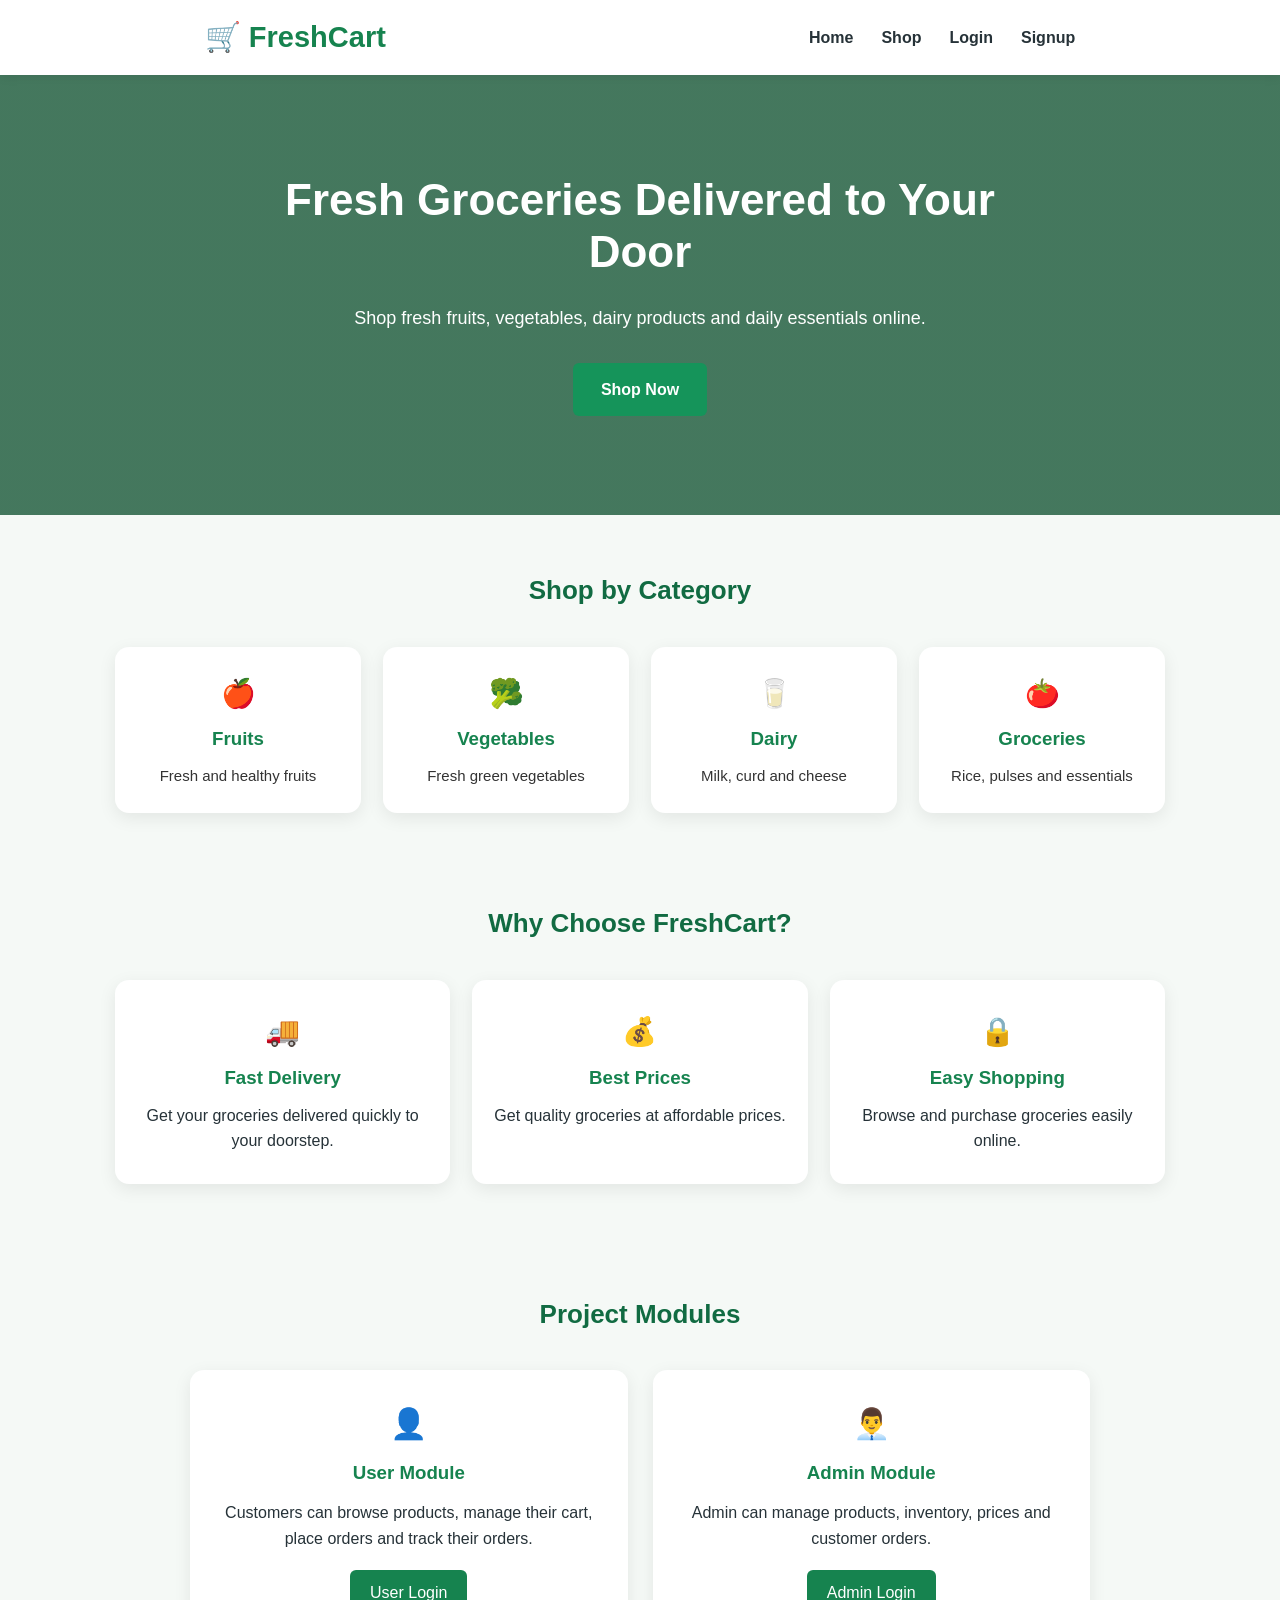
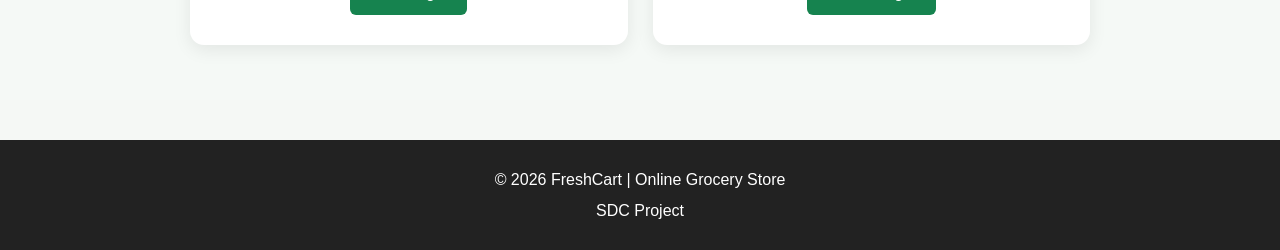
<file: index.html>
<!DOCTYPE html>
<html lang="en">
<head>
    <meta charset="UTF-8">
    <meta name="viewport" content="width=device-width, initial-scale=1.0">

    <title>FreshCart - Online Grocery Store</title>

    <link rel="stylesheet" href="style.css">
</head>

<body>

<!-- ================= NAVBAR ================= -->

<header class="home-navbar">

    <div class="home-logo">
        🛒 FreshCart
    </div>

    <nav class="home-nav">
        <a href="index.html">Home</a>
        <a href="user.html">Shop</a>
        <a href="login.html">Login</a>
        <a href="signup.html">Signup</a>
    </nav>

</header>


<!-- ================= HERO ================= -->

<section class="home-hero">

    <div class="hero-overlay">

        <h1>Fresh Groceries Delivered to Your Door</h1>

        <p>
            Shop fresh fruits, vegetables, dairy products and daily essentials online.
        </p>

        <a href="user.html" class="shop-now-btn">
            Shop Now
        </a>

    </div>

</section>


<!-- ================= CATEGORY ================= -->

<section class="home-section">

    <h2>Shop by Category</h2>

    <div class="home-category-grid">

        <div class="home-category-card">
            <div class="category-icon">🍎</div>
            <h3>Fruits</h3>
            <p>Fresh and healthy fruits</p>
        </div>

        <div class="home-category-card">
            <div class="category-icon">🥦</div>
            <h3>Vegetables</h3>
            <p>Fresh green vegetables</p>
        </div>

        <div class="home-category-card">
            <div class="category-icon">🥛</div>
            <h3>Dairy</h3>
            <p>Milk, curd and cheese</p>
        </div>

        <div class="home-category-card">
            <div class="category-icon">🍅</div>
            <h3>Groceries</h3>
            <p>Rice, pulses and essentials</p>
        </div>

    </div>

</section>


<!-- ================= WHY CHOOSE ================= -->

<section class="home-section why-section">

    <h2>Why Choose FreshCart?</h2>

    <div class="home-feature-grid">

        <div class="home-feature-card">

            <div class="feature-icon">🚚</div>

            <h3>Fast Delivery</h3>

            <p>
                Get your groceries delivered quickly to your doorstep.
            </p>

        </div>


        <div class="home-feature-card">

            <div class="feature-icon">💰</div>

            <h3>Best Prices</h3>

            <p>
                Get quality groceries at affordable prices.
            </p>

        </div>


        <div class="home-feature-card">

            <div class="feature-icon">🔒</div>

            <h3>Easy Shopping</h3>

            <p>
                Browse and purchase groceries easily online.
            </p>

        </div>

    </div>

</section>


<!-- ================= PROJECT MODULES ================= -->

<section class="home-section">

    <h2>Project Modules</h2>

    <div class="home-module-grid">

        <div class="home-module-card">

            <div class="module-icon">👤</div>

            <h3>User Module</h3>

            <p>
                Customers can browse products, manage their cart,
                place orders and track their orders.
            </p>

            <a href="login.html">User Login</a>

        </div>


        <div class="home-module-card">

            <div class="module-icon">👨‍💼</div>

            <h3>Admin Module</h3>

            <p>
                Admin can manage products, inventory, prices
                and customer orders.
            </p>

            <a href="login.html">Admin Login</a>

        </div>

    </div>

</section>


<!-- ================= FOOTER ================= -->

<footer class="home-footer">

    <p>© 2026 FreshCart | Online Grocery Store</p>

    <p>SDC Project</p>

</footer>


</body>
</html>
</file>
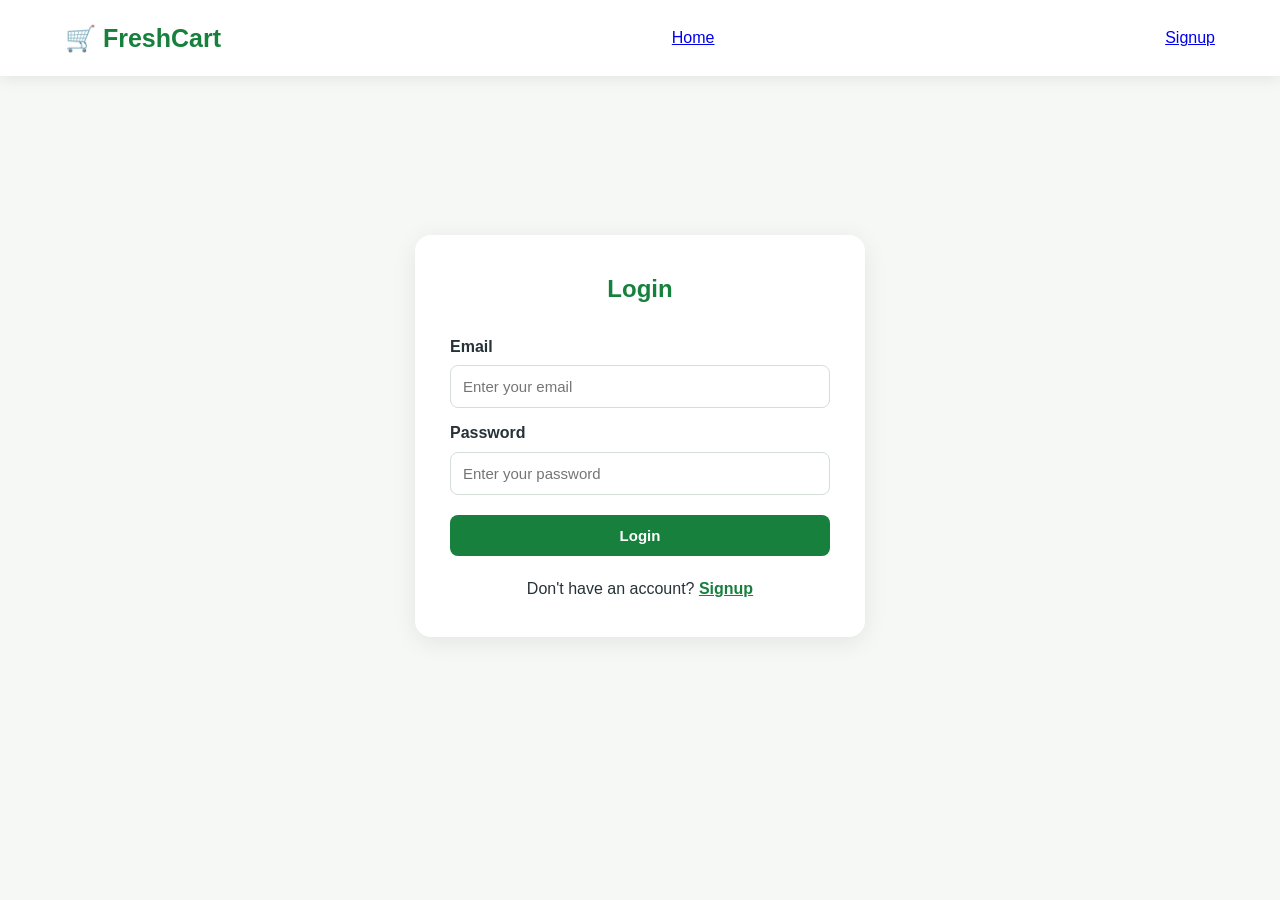
<file: admin.html>
<!DOCTYPE html>
<html lang="en">
<head>
    <meta charset="UTF-8">
    <meta name="viewport" content="width=device-width, initial-scale=1.0">

    <title>Admin Dashboard - FreshCart</title>

    <link rel="stylesheet" href="style.css">
</head>
<body>

    <!-- Admin Navigation -->
    <header>
        <nav class="navbar">

            <h1>🛒 FreshCart Admin</h1>

            <div class="nav-links">

                <a href="index.html">Home</a>
                <a href="#dashboard">Dashboard</a>
                <a href="#products">Products</a>
                <a href="#orders">Orders</a>

                <button id="adminLogoutBtn">
                    Logout
                </button>

            </div>
 
        </nav>
    </header>

    <!-- Dashboard -->
    <section id="dashboard" class="dashboard-section">

        <h2>Admin Dashboard</h2>

        <div class="dashboard-cards">

            <div class="dashboard-card">
                <h3>Total Products</h3>
                <p id="totalProducts">0</p>
            </div>

            <div class="dashboard-card">
                <h3>Total Orders</h3>
                <p id="totalOrders">0</p>
            </div>

            <div class="dashboard-card">
                <h3>Total Users</h3>
                <p id="totalUsers">0</p>
            </div>

        </div>

    </section>

    <!-- Add Product -->
    <section id="products" class="admin-section">

        <h2>Manage Products</h2>

        <form id="productForm">

            <label for="productName">Product Name</label>

            <input
                type="text"
                id="productName"
                placeholder="Enter product name"
                required
            >

            <label for="productPrice">Price</label>

            <input
                type="number"
                id="productPrice"
                placeholder="Enter price"
                min="0"
                required
            >

            <label for="productStock">Stock</label>

            <input
                type="number"
                id="productStock"
                placeholder="Enter stock quantity"
                min="0"
                required
            >

            <label for="productCategory">Category</label>

            <select id="productCategory" required>

                <option value="">Select Category</option>
                <option value="Fruits">Fruits</option>
                <option value="Vegetables">Vegetables</option>
                <option value="Dairy">Dairy</option>
                <option value="Groceries">Groceries</option>

            </select>

            <button type="submit" class="btn">
                Add Product
            </button>

        </form>

        <!-- Product List -->
        <div id="adminProductList">

            <h3>Product List</h3>

            <p>No products added yet.</p>

        </div>

    </section>

    <!-- Orders -->
    <section id="orders" class="admin-section">

        <h2>Manage Orders</h2>

        <div id="adminOrders">

            <p>No orders available.</p>

        </div>

    </section>

    <!-- Footer -->
    <footer>

        <p>© 2026 FreshCart | Admin Panel</p>

    </footer>

    <script src="script.js"></script>

</body>
</html>
</file>
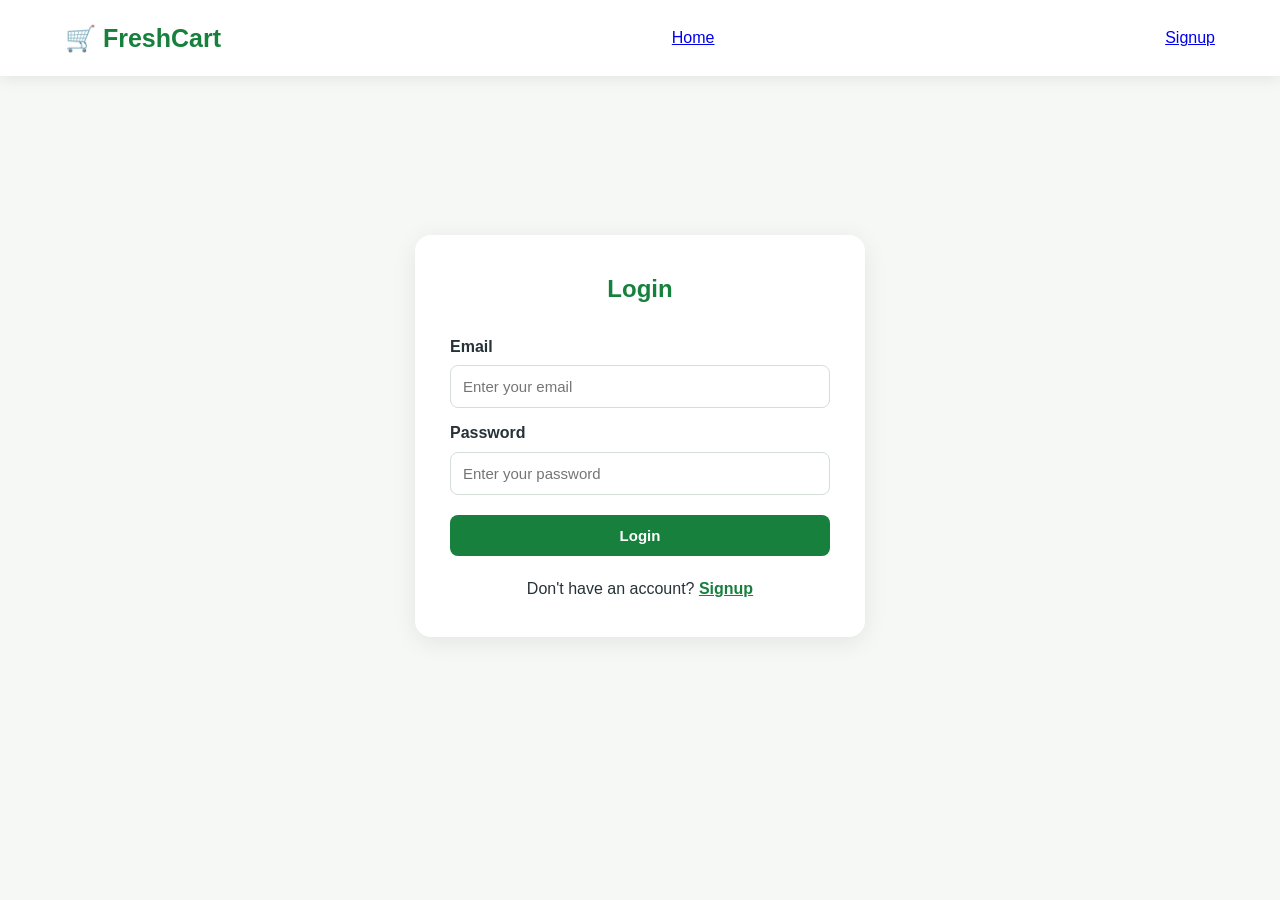
<file: login.html>
<!DOCTYPE html>
<html lang="en">
<head>
    <meta charset="UTF-8">
    <meta name="viewport" content="width=device-width, initial-scale=1.0">

    <title>Login - FreshCart</title>

    <link rel="stylesheet" href="style.css">
</head>
<body>

    <header>
        <nav class="navbar">
            <h1>🛒 FreshCart</h1>

            <a href="index.html">Home</a>
            <a href="signup.html">Signup</a>
        </nav>
    </header>

    <!-- Login Form -->
    <section class="form-section">

        <div class="form-container">

            <h2>Login</h2>

            <form id="loginForm">

                <label for="loginEmail">Email</label>

                <input
                    type="email"
                    id="loginEmail"
                    placeholder="Enter your email"
                    required
                >

                <label for="loginPassword">Password</label>

                <input
                    type="password"
                    id="loginPassword"
                    placeholder="Enter your password"
                    required
                >

                <button type="submit" class="btn">
                    Login
                </button>

            </form>

            <p>
                Don't have an account?
                <a href="signup.html">Signup</a>
            </p>

        </div>

    </section>

    <script src="script.js"></script>

</body>
</html>
</file>
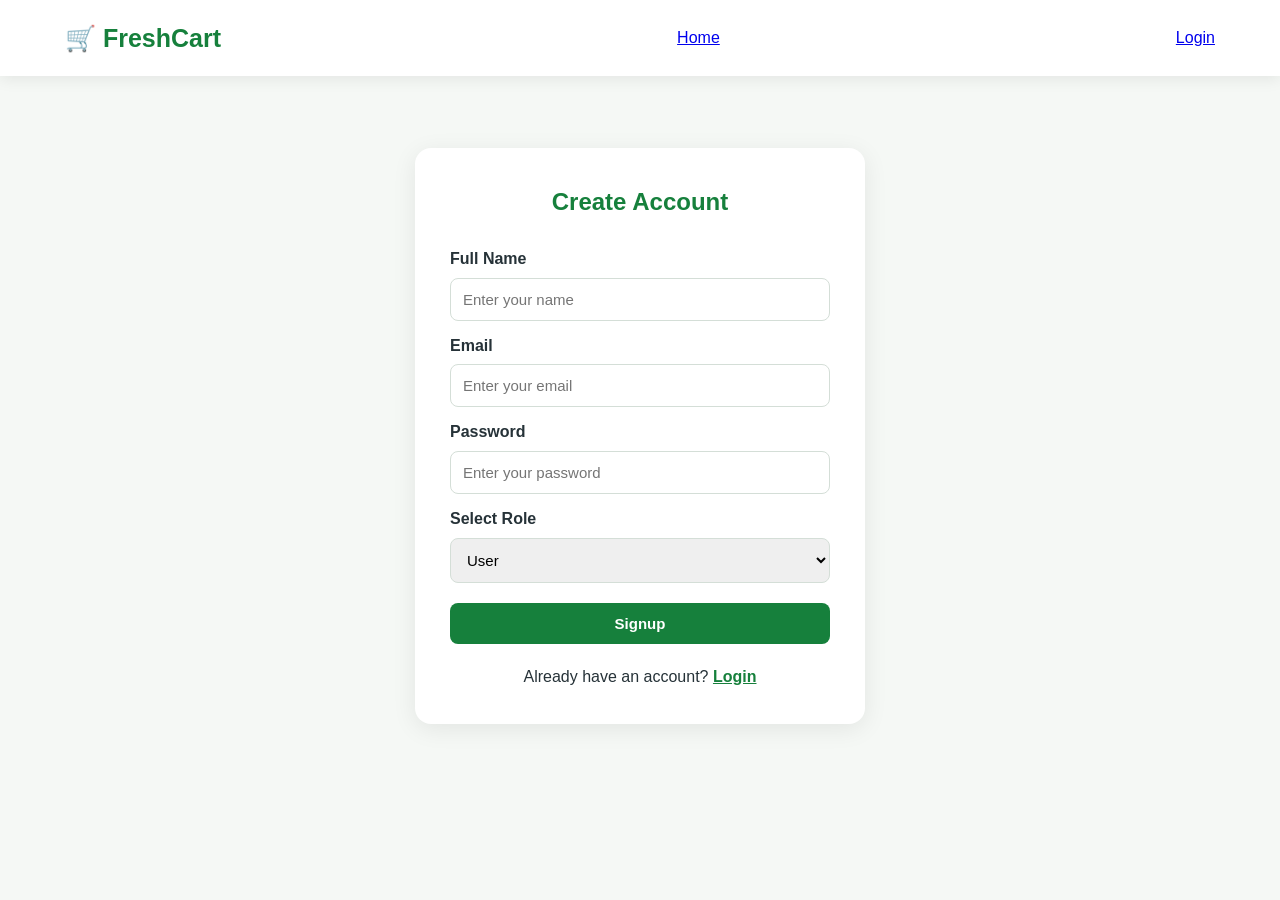
<file: signup.html>
<!DOCTYPE html>
<html lang="en">
<head>
    <meta charset="UTF-8">
    <meta name="viewport" content="width=device-width, initial-scale=1.0">

    <title>Signup - FreshCart</title>

    <link rel="stylesheet" href="style.css">
</head>
<body>

    <header>
        <nav class="navbar">
            <h1>🛒 FreshCart</h1>

            <a href="index.html">Home</a>
            <a href="login.html">Login</a>
        </nav>
    </header>

    <!-- Signup Form -->
    <section class="form-section">

        <div class="form-container">

            <h2>Create Account</h2>

            <form id="signupForm">

                <label for="name">Full Name</label>
                <input
                    type="text"
                    id="name"
                    placeholder="Enter your name"
                    required
                >

                <label for="email">Email</label>
                <input
                    type="email"
                    id="email"
                    placeholder="Enter your email"
                    required
                >

                <label for="password">Password</label>
                <input
                    type="password"
                    id="password"
                    placeholder="Enter your password"
                    required
                >

                <label for="role">Select Role</label>

                <select id="role" required>
                    <option value="user">User</option>
                    <option value="admin">Admin</option>
                </select>

                <button type="submit" class="btn">
                    Signup
                </button>

            </form>

            <p>
                Already have an account?
                <a href="login.html">Login</a>
            </p>

        </div>

    </section>

    <script src="script.js"></script>

</body>
</html>
</file>
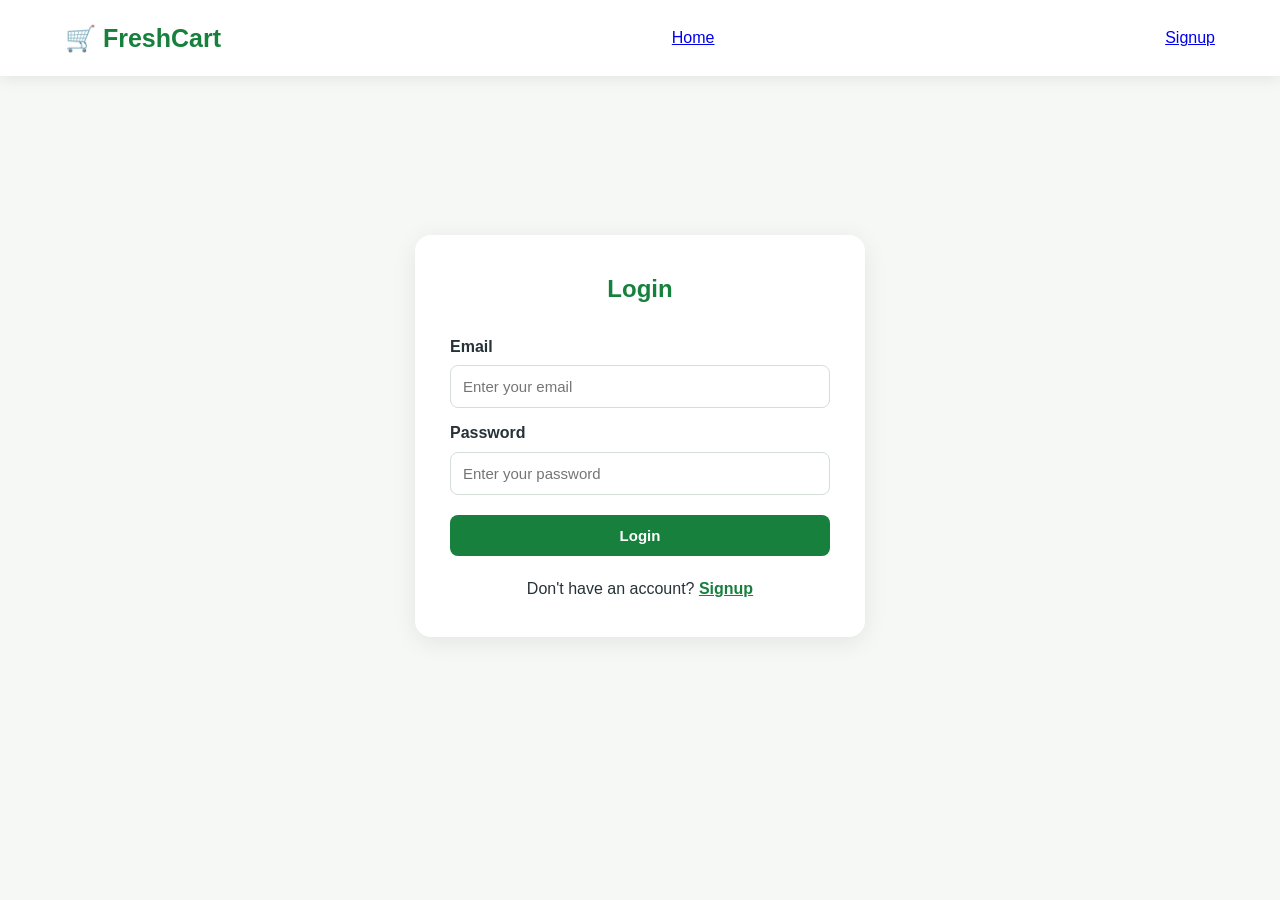
<file: user.html>
<!DOCTYPE html>
<html lang="en">
<head>
    <meta charset="UTF-8">
    <meta name="viewport" content="width=device-width, initial-scale=1.0">

    <title>User Dashboard - FreshCart</title>

    <link rel="stylesheet" href="style.css">
</head>
<body>

    <!-- Navigation -->
    <header>
        <nav class="navbar">

            <h1>🛒 FreshCart</h1>

            <div class="nav-links">
                <a href="index.html">Home</a>
                <a href="#products">Products</a>
                <a href="#cart">Cart 🛒</a>
                <button id="logoutBtn">Logout</button>
            </div>

        </nav>
    </header>

    <!-- Welcome -->
    <section class="welcome">

        <h2>Welcome to FreshCart!</h2>

        <p>Shop your daily groceries online.</p>

    </section>

    <!-- Search -->
    <section class="search-section">

        <input
            type="text"
            id="searchInput"
            placeholder="Search groceries..."
        >

    </section>

    <!-- Product Section -->
    <section id="products" class="products-section">

        <h2>Available Products</h2>

        <div id="productContainer" class="product-container">

            <div class="product-card">

                <img
                    src="https://placehold.co/300x200?text=Apples"
                    alt="Apples"
                >

                <h3>Fresh Apples</h3>

                <p>₹120 / kg</p>

                <button
                    class="btn add-to-cart"
                    data-name="Fresh Apples"
                    data-price="120"
                >
                    Add to Cart
                </button>

            </div>

            <div class="product-card">

                <img
                    src="https://placehold.co/300x200?text=Tomatoes"
                    alt="Tomatoes"
                >

                <h3>Tomatoes</h3>

                <p>₹40 / kg</p>

                <button
                    class="btn add-to-cart"
                    data-name="Tomatoes"
                    data-price="40"
                >
                    Add to Cart
                </button>

            </div>

            <div class="product-card">

                <img
                    src="https://placehold.co/300x200?text=Milk"
                    alt="Milk"
                >

                <h3>Fresh Milk</h3>

                <p>₹60 / litre</p>

                <button
                    class="btn add-to-cart"
                    data-name="Fresh Milk"
                    data-price="60"
                >
                    Add to Cart
                </button>

            </div>

            <div class="product-card">

                <img
                    src="https://placehold.co/300x200?text=Rice"
                    alt="Rice"
                >

                <h3>Rice</h3>

                <p>₹70 / kg</p>

                <button
                    class="btn add-to-cart"
                    data-name="Rice"
                    data-price="70"
                >
                    Add to Cart
                </button>

            </div>

        </div>

    </section>

    <!-- Cart Section -->
    <section id="cart" class="cart-section">

        <h2>Your Cart</h2>

        <div id="cartContainer">

            <p>Your cart is empty.</p>

        </div>

        <h3>
            Total: ₹<span id="cartTotal">0</span>
        </h3>

        <button id="checkoutBtn" class="btn">
            Checkout
        </button>

    </section>

    <!-- Footer -->
    <footer>

        <p>© 2026 FreshCart</p>

    </footer>

    <script src="script.js"></script>

</body>
</html>
</file>
<file: style.css>
/* =========================================
   FRESHCART - ONLINE GROCERY STORE
   PREMIUM CSS DESIGN
========================================= */

/* ---------- RESET ---------- */

* {
    margin: 0;
    padding: 0;
    box-sizing: border-box;
}

html {
    scroll-behavior: smooth;
}

body {
    font-family: Arial, sans-serif;
    background: #f5f8f5;
    color: #263238;
    line-height: 1.6;
}

/* ---------- NAVBAR ---------- */

header {
    background: #ffffff;
    box-shadow: 0 3px 15px rgba(0, 0, 0, 0.08);
    position: sticky;
    top: 0;
    z-index: 1000;
}

.navbar {
    max-width: 1200px;
    margin: auto;
    padding: 18px 25px;
    display: flex;
    justify-content: space-between;
    align-items: center;
    gap: 20px;
}

.navbar h1 {
    color: #16803c;
    font-size: 25px;
}

.nav-links {
    display: flex;
    align-items: center;
    gap: 20px;
    list-style: none;
}

.nav-links a {
    text-decoration: none;
    color: #263238;
    font-weight: bold;
    transition: 0.3s;
}

.nav-links a:hover {
    color: #16803c;
}

/* ---------- HERO ---------- */

.hero {
    min-height: 450px;
    background:
        linear-gradient(
            rgba(10, 55, 25, 0.58),
            rgba(10, 55, 25, 0.58)
        ),
        url("https://images.unsplash.com/photo-1542838132-92c53300491e?auto=format&fit=crop&w=1600&q=80");

    background-size: cover;
    background-position: center;

    display: flex;
    justify-content: center;
    align-items: center;
    text-align: center;
    padding: 40px 20px;
}

.hero-content {
    color: white;
    max-width: 750px;
    animation: fadeUp 1s ease;
}

.hero-content h2 {
    font-size: 42px;
    margin-bottom: 18px;
}

.hero-content p {
    font-size: 18px;
    margin-bottom: 30px;
}

/* ---------- BUTTON ---------- */

.btn {
    display: inline-block;
    background: #16803c;
    color: white;
    padding: 12px 24px;
    border: none;
    border-radius: 8px;
    cursor: pointer;
    text-decoration: none;
    font-size: 15px;
    font-weight: bold;
    transition: 0.3s;
}

.btn:hover {
    background: #0b5e2a;
    transform: translateY(-3px);
    box-shadow: 0 5px 15px rgba(22, 128, 60, 0.25);
}

/* ---------- COMMON SECTIONS ---------- */

.categories,
.features,
.products-section,
.cart-section,
.dashboard-section,
.admin-section,
.welcome {
    max-width: 1200px;
    margin: auto;
    padding: 45px 25px;
}

.categories h2,
.features h2,
.products-section h2,
.cart-section h2,
.admin-section h2,
.dashboard-section h2 {
    text-align: center;
    margin-bottom: 30px;
    color: #145c30;
}

/* ---------- CATEGORY GRID ---------- */

.category-container {
    display: grid;
    grid-template-columns: repeat(4, 1fr);
    gap: 20px;
}

.category-card {
    background: white;
    padding: 30px 20px;
    text-align: center;
    border-radius: 14px;
    box-shadow: 0 4px 15px rgba(0, 0, 0, 0.06);
    transition: 0.3s;
}

.category-card:hover {
    transform: translateY(-8px);
}

.category-card h3 {
    color: #16803c;
    margin-bottom: 10px;
}

/* ---------- FEATURES ---------- */

.feature-container {
    display: flex;
    justify-content: center;
    gap: 20px;
    flex-wrap: wrap;
}

.feature-card {
    background: white;
    padding: 25px;
    border-radius: 14px;
    text-align: center;
    flex: 1;
    min-width: 220px;
    box-shadow: 0 4px 15px rgba(0, 0, 0, 0.06);
}

.feature-card h3 {
    color: #16803c;
    margin-bottom: 10px;
}

/* ---------- FORM ---------- */

.form-section {
    min-height: 80vh;
    display: flex;
    justify-content: center;
    align-items: center;
    padding: 40px 20px;
}

.form-container {
    background: white;
    width: 100%;
    max-width: 450px;
    padding: 35px;
    border-radius: 16px;
    box-shadow: 0 5px 25px rgba(0, 0, 0, 0.08);
    animation: fadeUp 0.6s ease;
}

.form-container h2 {
    text-align: center;
    color: #16803c;
    margin-bottom: 25px;
}

.form-container label,
.admin-section label {
    display: block;
    margin: 12px 0 6px;
    font-weight: bold;
}

.form-container input,
.form-container select,
.admin-section input,
.admin-section select,
.search-section input {
    width: 100%;
    padding: 12px;
    border: 1px solid #d4ded7;
    border-radius: 8px;
    outline: none;
    font-size: 15px;
}

.form-container input:focus,
.form-container select:focus,
.admin-section input:focus,
.admin-section select:focus,
.search-section input:focus {
    border-color: #16803c;
}

.form-container .btn {
    width: 100%;
    margin-top: 20px;
}

.form-container p {
    text-align: center;
    margin-top: 20px;
}

.form-container a {
    color: #16803c;
    font-weight: bold;
}

/* ---------- USER PAGE ---------- */

.welcome {
    text-align: center;
}

.welcome h2 {
    color: #16803c;
    font-size: 30px;
}

.search-section {
    max-width: 600px;
    margin: auto;
    padding: 20px;
}

.search-section input {
    border-radius: 30px;
    padding: 15px 20px;
}

/* ---------- PRODUCT GRID ---------- */

.product-container {
    display: grid;
    grid-template-columns: repeat(4, 1fr);
    gap: 25px;
}

.product-card {
    background: white;
    border-radius: 15px;
    overflow: hidden;
    text-align: center;
    padding-bottom: 20px;
    box-shadow: 0 4px 15px rgba(0, 0, 0, 0.06);
    transition: 0.3s;
}

.product-card:hover {
    transform: translateY(-7px);
    box-shadow: 0 10px 25px rgba(0, 0, 0, 0.12);
}

.product-card img {
    width: 100%;
    height: 180px;
    object-fit: cover;
}

.product-card h3 {
    margin-top: 15px;
    color: #263238;
}

.product-card p {
    color: #16803c;
    font-weight: bold;
    margin: 8px 0 15px;
}

/* ---------- CART ---------- */

.cart-section {
    background: #ffffff;
    margin-top: 30px;
    margin-bottom: 40px;
    border-radius: 15px;
}

.cart-section h3 {
    margin-top: 20px;
    color: #16803c;
}

.cart-item {
    display: flex;
    justify-content: space-between;
    align-items: center;
    gap: 15px;
    padding: 15px 0;
    border-bottom: 1px solid #e2e8e3;
}

.cart-item button {
    background: #16803c;
    color: white;
    border: none;
    padding: 5px 12px;
    margin: 0 4px;
    border-radius: 5px;
    cursor: pointer;
}

/* ---------- ADMIN DASHBOARD ---------- */

.dashboard-cards {
    display: grid;
    grid-template-columns: repeat(3, 1fr);
    gap: 20px;
}

.dashboard-card {
    background: white;
    padding: 30px;
    text-align: center;
    border-radius: 15px;
    box-shadow: 0 4px 15px rgba(0, 0, 0, 0.06);
}

.dashboard-card h3 {
    color: #16803c;
}

.dashboard-card p {
    font-size: 32px;
    font-weight: bold;
    margin-top: 10px;
}

.admin-section {
    background: white;
    margin-top: 25px;
    border-radius: 15px;
}

.admin-section form {
    max-width: 600px;
    margin: auto;
}

.admin-section .btn {
    margin-top: 20px;
}

#adminProductList,
#adminOrders {
    margin-top: 30px;
}

/* ---------- FOOTER ---------- */

footer {
    background: #123d26;
    color: white;
    text-align: center;
    padding: 25px;
    margin-top: 40px;
}

/* ---------- ANIMATIONS ---------- */

@keyframes fadeUp {
    from {
        opacity: 0;
        transform: translateY(30px);
    }

    to {
        opacity: 1;
        transform: translateY(0);
    }
}

/* ---------- RESPONSIVE DESIGN ---------- */

@media (max-width: 900px) {

    .product-container {
        grid-template-columns: repeat(2, 1fr);
    }

    .category-container {
        grid-template-columns: repeat(2, 1fr);
    }

    .dashboard-cards {
        grid-template-columns: repeat(2, 1fr);
    }

    .hero-content h2 {
        font-size: 34px;
    }
}

@media (max-width: 600px) {

    .navbar {
        flex-direction: column;
    }

    .nav-links {
        flex-wrap: wrap;
        justify-content: center;
        gap: 12px;
    }

    .product-container {
        grid-template-columns: 1fr;
    }

    .category-container {
        grid-template-columns: 1fr;
    }

    .dashboard-cards {
        grid-template-columns: 1fr;
    }

    .hero-content h2 {
        font-size: 28px;
    }

    .hero-content p {
        font-size: 16px;
    }

    .cart-item {
        flex-direction: column;
        align-items: flex-start;
    }

    .form-container {
        padding: 25px;
    }
}
/* =====================================================
   FRESHCART OUTER / HOME PAGE
   ===================================================== */

.home-navbar {
    width: 100%;
    height: 75px;
    background: #ffffff;

    display: flex;
    align-items: center;
    justify-content: space-between;

    padding: 0 16%;

    box-shadow: 0 2px 10px rgba(0,0,0,0.08);

    position: relative;
    z-index: 100;
}

.home-logo {
    font-size: 29px;
    font-weight: bold;
    color: #16834f;
}

.home-nav {
    display: flex;
    align-items: center;
    gap: 28px;
}

.home-nav a {
    text-decoration: none;
    color: #263238;
    font-size: 16px;
    font-weight: 600;
}

.home-nav a:hover {
    color: #16834f;
}


/* =====================================================
   HERO
   ===================================================== */

.home-hero {

    width: 100%;
    height: 440px;

    background-image:
        linear-gradient(
            rgba(0, 70, 35, 0.72),
            rgba(0, 70, 35, 0.72)
        ),
        url("https://images.unsplash.com/photo-1542838132-92c53300491e?auto=format&fit=crop&w=1600&q=80");

    background-size: cover;
    background-position: center;

    display: flex;
    align-items: center;
    justify-content: center;

    text-align: center;
}

.hero-overlay {
    color: white;
    max-width: 850px;
    padding: 20px;
}

.hero-overlay h1 {
    font-size: 44px;
    line-height: 1.2;
    margin-bottom: 25px;
    color: white;
}

.hero-overlay p {
    font-size: 18px;
    margin-bottom: 30px;
}

.shop-now-btn {
    display: inline-block;

    background: #15945a;
    color: white;

    text-decoration: none;

    padding: 14px 28px;

    border-radius: 6px;

    font-weight: bold;
    font-size: 16px;
}

.shop-now-btn:hover {
    background: #117846;
}


/* =====================================================
   GENERAL HOME SECTIONS
   ===================================================== */

.home-section {

    width: 100%;

    padding: 55px 8%;

    background: #f5f9f6;
}

.home-section h2 {

    text-align: center;

    color: #116b42;

    font-size: 26px;

    margin-bottom: 35px;
}


/* =====================================================
   CATEGORY CARDS
   ===================================================== */

.home-category-grid {

    max-width: 1050px;

    margin: auto;

    display: grid;

    grid-template-columns:
        repeat(4, 1fr);

    gap: 22px;
}

.home-category-card {

    background: white;

    min-height: 125px;

    padding: 25px 15px;

    border-radius: 14px;

    text-align: center;

    box-shadow:
        0 5px 18px rgba(0,0,0,0.08);

    transition: 0.3s;
}

.home-category-card:hover {

    transform: translateY(-5px);

    box-shadow:
        0 10px 25px rgba(0,0,0,0.12);
}

.category-icon {

    font-size: 28px;

    margin-bottom: 8px;
}

.home-category-card h3 {

    color: #16834f;

    margin-bottom: 10px;
}

.home-category-card p {

    color: #333;

    font-size: 15px;
}


/* =====================================================
   WHY CHOOSE
   ===================================================== */

.why-section {

    padding-top: 35px;
}

.home-feature-grid {

    max-width: 1050px;

    margin: auto;

    display: grid;

    grid-template-columns:
        repeat(3, 1fr);

    gap: 22px;
}

.home-feature-card {

    background: white;

    padding: 30px 20px;

    min-height: 130px;

    border-radius: 14px;

    text-align: center;

    box-shadow:
        0 5px 18px rgba(0,0,0,0.08);

    transition: 0.3s;
}

.home-feature-card:hover {

    transform: translateY(-5px);
}

.feature-icon {

    font-size: 28px;

    margin-bottom: 8px;
}

.home-feature-card h3 {

    color: #16834f;

    margin-bottom: 10px;
}


/* =====================================================
   PROJECT MODULES
   ===================================================== */

.home-module-grid {

    max-width: 900px;

    margin: auto;

    display: grid;

    grid-template-columns:
        repeat(2, 1fr);

    gap: 25px;
}

.home-module-card {

    background: white;

    padding: 30px;

    border-radius: 14px;

    text-align: center;

    box-shadow:
        0 5px 18px rgba(0,0,0,0.08);
}

.module-icon {

    font-size: 30px;

    margin-bottom: 10px;
}

.home-module-card h3 {

    color: #16834f;

    margin-bottom: 12px;
}

.home-module-card p {

    line-height: 1.6;

    margin-bottom: 18px;
}

.home-module-card a {

    display: inline-block;

    background: #16834f;

    color: white;

    text-decoration: none;

    padding: 10px 20px;

    border-radius: 6px;
}

.home-module-card a:hover {

    background: #116b42;
}


/* =====================================================
   FOOTER
   ===================================================== */

.home-footer {

    background: #222;

    color: white;

    text-align: center;

    padding: 22px;

}

.home-footer p {

    margin: 5px;
}


/* =====================================================
   HOME PAGE RESPONSIVE
   ===================================================== */

@media (max-width: 900px) {

    .home-navbar {

        padding: 0 7%;
    }

    .home-category-grid {

        grid-template-columns:
            repeat(2, 1fr);
    }

    .home-feature-grid {

        grid-template-columns:
            1fr;
    }
}


@media (max-width: 600px) {

    .home-navbar {

        height: auto;

        padding: 20px;

        flex-direction: column;

        gap: 15px;
    }

    .home-nav {

        gap: 15px;
    }

    .hero-overlay h1 {

        font-size: 32px;
    }

    .home-category-grid {

        grid-template-columns:
            1fr;
    }

    .home-module-grid {

        grid-template-columns:
            1fr;
    }
}
</file>
